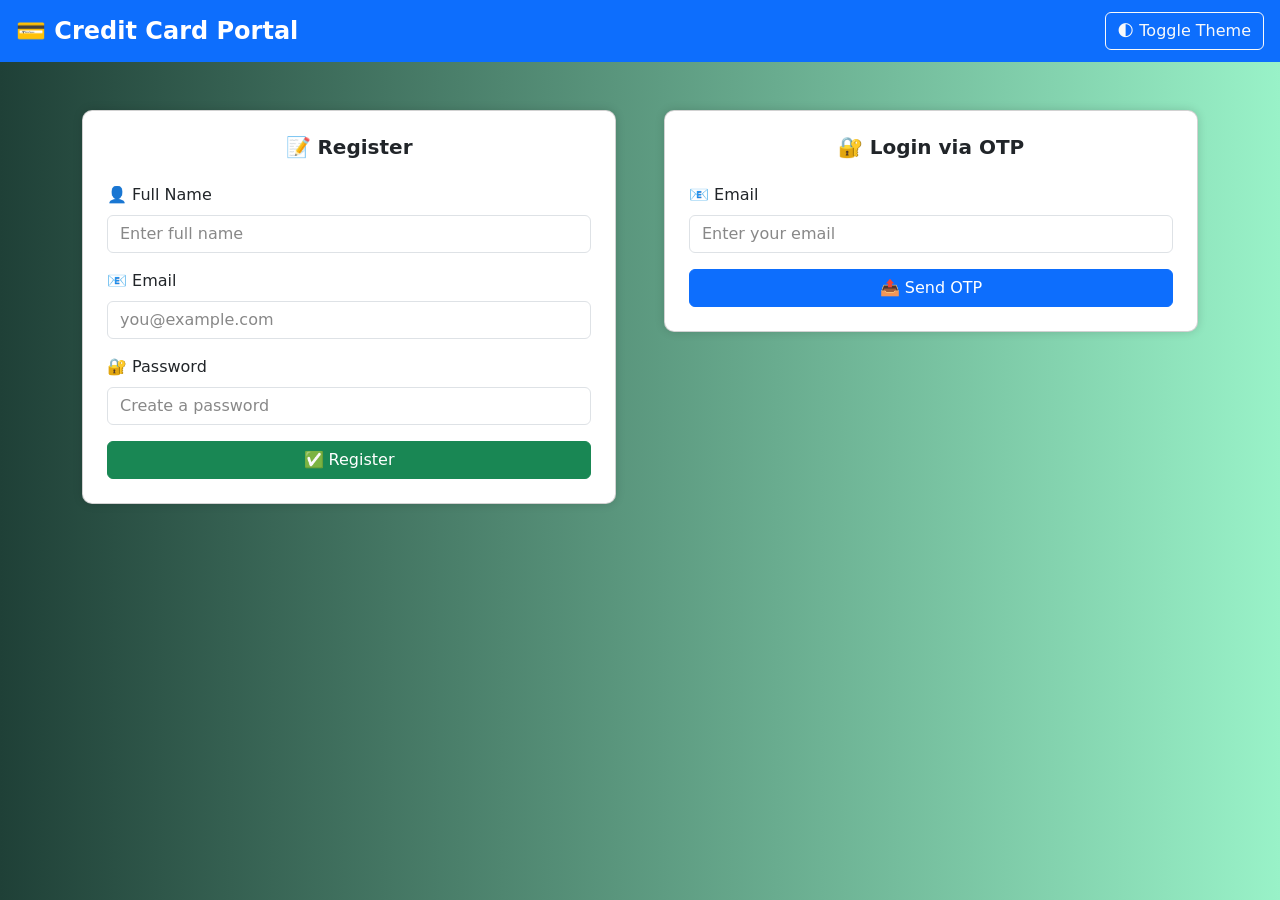
<file: credit-card-processing/index.html>
<!DOCTYPE html>
<html lang="en">
<head>
  <meta charset="UTF-8" />
  <title>💳 Credit Card Login/Register</title>
  <meta name="viewport" content="width=device-width, initial-scale=1" />
  <link href="https://cdn.jsdelivr.net/npm/bootstrap@5.3.0/dist/css/bootstrap.min.css" rel="stylesheet" />
  <link rel="stylesheet" href="css/style.css" id="theme-style" />
  <script src="js/theme-toggle.js" defer></script>

  <style>
    body {
      background: linear-gradient(to right, #1f4037, #99f2c8);
      min-height: 100vh;
    }

    .card {
      border-radius: 10px;
      box-shadow: 0 0 10px rgba(0,0,0,0.15);
    }

    .form-control::placeholder {
      color: #888;
    }

    h5 {
      font-weight: bold;
    }

    .navbar-brand {
      font-size: 1.5rem;
      font-weight: bold;
    }
  </style>
</head>
<body class="bg-light text-dark">

  <!-- Navbar -->
  <nav class="navbar navbar-dark bg-primary px-3">
    <span class="navbar-brand">💳 Credit Card Portal</span>
    <button onclick="toggleTheme()" class="btn btn-outline-light">🌓 Toggle Theme</button>
  </nav>

  <!-- Content -->
  <div class="container py-5">
    <div class="row g-5 justify-content-center">

      <!-- Register Form -->
      <div class="col-md-6" id="register-form">
        <div class="card p-4 bg-white">
          <h5 class="mb-4 text-center">📝 Register</h5>
          <form action="php/register.php" method="POST">
            <div class="mb-3">
              <label class="form-label">👤 Full Name</label>
              <input type="text" class="form-control" name="name" placeholder="Enter full name" required />
            </div>
            <div class="mb-3">
              <label class="form-label">📧 Email</label>
              <input type="email" class="form-control" name="email" placeholder="you@example.com" required />
            </div>
            <div class="mb-3">
              <label class="form-label">🔐 Password</label>
              <input type="password" class="form-control" name="password" placeholder="Create a password" required />
            </div>
            <button type="submit" class="btn btn-success w-100">✅ Register</button>
          </form>
        </div>
      </div>

      <!-- Login Form -->
      <div class="col-md-6" id="login-form">
        <div class="card p-4 bg-white">
          <h5 class="mb-4 text-center">🔐 Login via OTP</h5>
          <form action="php/send_otp.php" method="POST">
            <div class="mb-3">
              <label class="form-label">📧 Email</label>
              <input type="email" class="form-control" name="email" placeholder="Enter your email" required />
            </div>
            <button type="submit" class="btn btn-primary w-100">📤 Send OTP</button>
          </form>
        </div>
      </div>

    </div>
  </div>

  <!-- Toggle Register/Login Display -->
  <script>
    document.addEventListener("DOMContentLoaded", function () {
      const params = new URLSearchParams(window.location.search);
      const showLogin = params.get("login");

      const registerForm = document.getElementById("register-form");
      const loginForm = document.getElementById("login-form");

      if (showLogin === "true") {
        registerForm.style.display = "none";
        loginForm.style.display = "block";
        loginForm.scrollIntoView({ behavior: "smooth" });
      } else {
        // Optional: ensure both are visible by default
        registerForm.style.display = "block";
        loginForm.style.display = "block";
      }
    });
  </script>

</body>
</html>
</file>
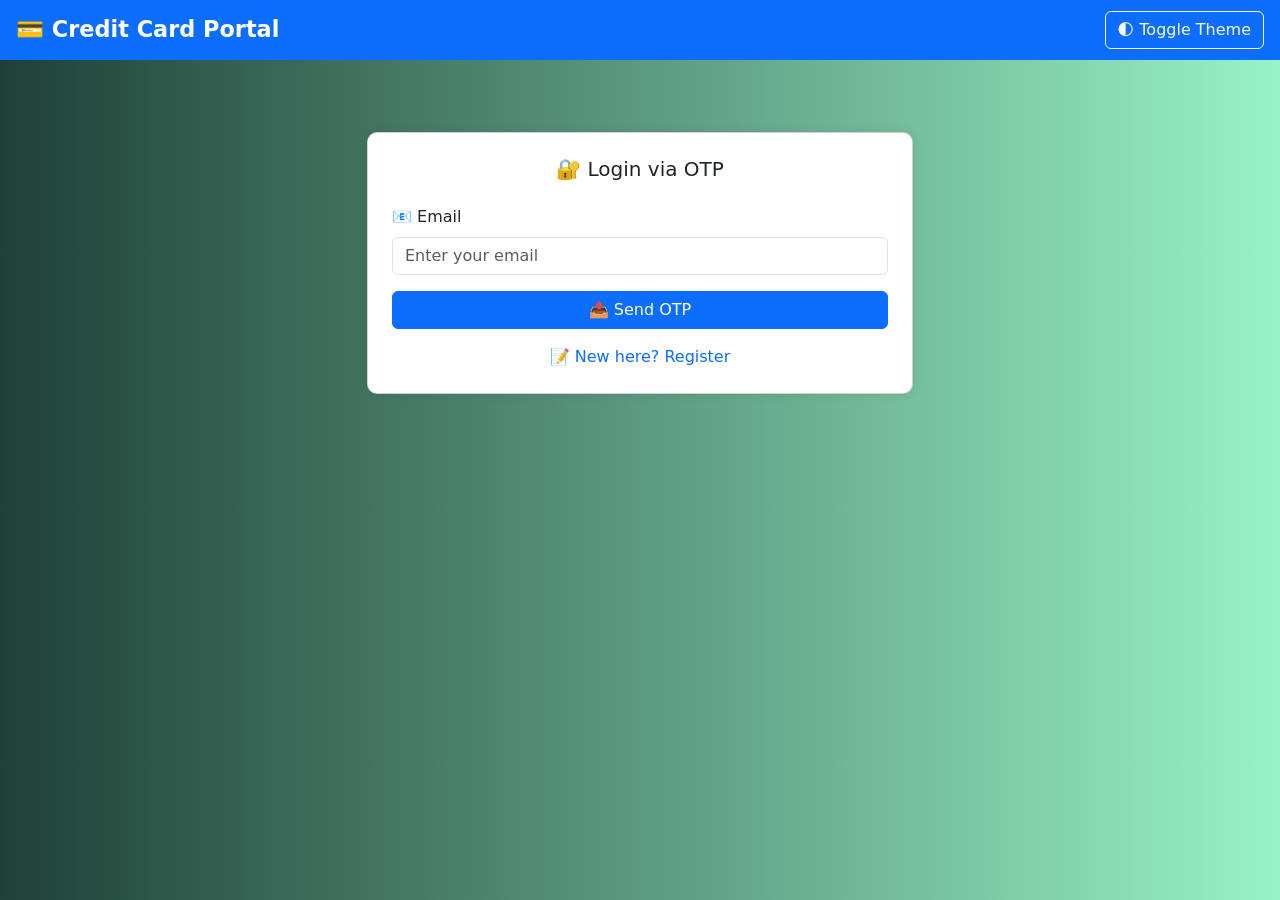
<file: credit-card-processing/login.html>
<!DOCTYPE html>
<html lang="en">
<head>
  <meta charset="UTF-8" />
  <title>🔐 Login via OTP</title>
  <meta name="viewport" content="width=device-width, initial-scale=1" />
  <link href="https://cdn.jsdelivr.net/npm/bootstrap@5.3.0/dist/css/bootstrap.min.css" rel="stylesheet" />
  <link rel="stylesheet" href="css/style.css" />
  <script src="js/theme-toggle.js" defer></script>

  <style>
    body {
      background: linear-gradient(to right, #1f4037, #99f2c8);
      min-height: 100vh;
    }
    .card {
      border-radius: 10px;
      box-shadow: 0 0 10px rgba(0, 0, 0, 0.1);
    }
    .navbar-brand {
      font-weight: bold;
      font-size: 1.4rem;
    }
  </style>
</head>
<body class="text-dark">

<!-- Navbar -->
<nav class="navbar navbar-dark bg-primary px-3">
  <span class="navbar-brand">💳 Credit Card Portal</span>
  <button onclick="toggleTheme()" class="btn btn-outline-light">🌓 Toggle Theme</button>
</nav>

<!-- Alert Message -->
<div class="container mt-4" id="alertBox"></div>

<!-- Login Form -->
<div class="container py-5">
  <div class="row justify-content-center">
    <div class="col-md-6">
      <div class="card p-4 bg-white">
        <h5 class="mb-4 text-center">🔐 Login via OTP</h5>
        <form action="php/send_otp.php" method="POST">
          <div class="mb-3">
            <label class="form-label">📧 Email</label>
            <input type="email" class="form-control" name="email" placeholder="Enter your email" required />
          </div>
          <button type="submit" class="btn btn-primary w-100">📤 Send OTP</button>
        </form>
        <div class="text-center mt-3">
          <a href="register.html" class="text-decoration-none">📝 New here? Register</a>
        </div>
      </div>
    </div>
  </div>
</div>

<script>
  const params = new URLSearchParams(window.location.search);
  const alertBox = document.getElementById("alertBox");

  if (params.get("registered") === "success") {
    alertBox.innerHTML = `
      <div class="alert alert-success alert-dismissible fade show" role="alert">
        ✅ Registration successful! Please log in.
        <button type="button" class="btn-close" data-bs-dismiss="alert" aria-label="Close"></button>
      </div>`;
  } else if (params.get("error") === "exists") {
    alertBox.innerHTML = `
      <div class="alert alert-warning alert-dismissible fade show" role="alert">
        ⚠️ Email already registered. Please login.
        <button type="button" class="btn-close" data-bs-dismiss="alert" aria-label="Close"></button>
      </div>`;
  } else if (params.get("error") === "failed") {
    alertBox.innerHTML = `
      <div class="alert alert-danger alert-dismissible fade show" role="alert">
        ❌ Registration failed. Please try again.
        <button type="button" class="btn-close" data-bs-dismiss="alert" aria-label="Close"></button>
      </div>`;
  }
</script>

<script src="https://cdn.jsdelivr.net/npm/bootstrap@5.3.0/dist/js/bootstrap.bundle.min.js"></script>
</body>
</html>
</file>
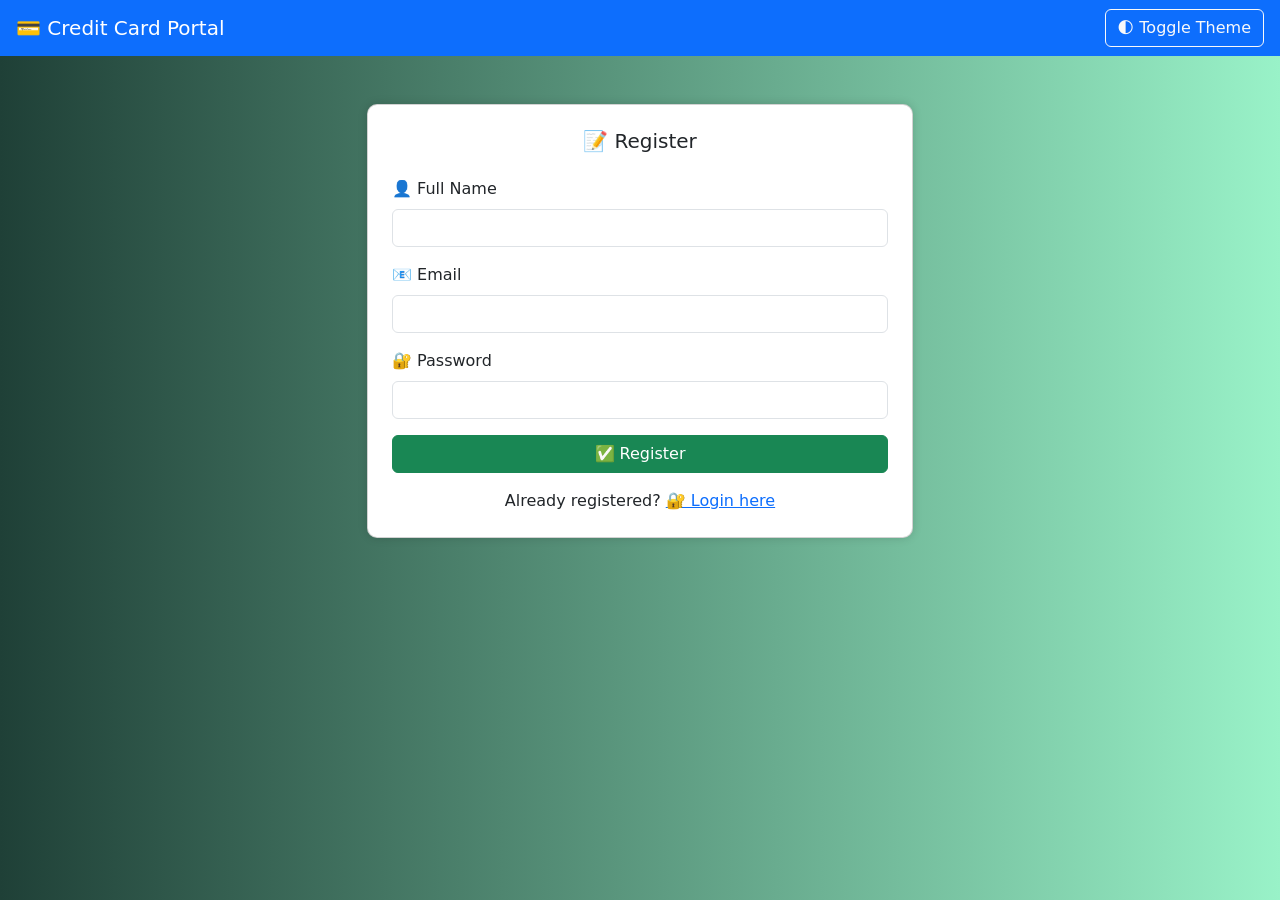
<file: credit-card-processing/register.html>
<!DOCTYPE html>
<html lang="en">
<head>
  <meta charset="UTF-8" />
  <title>📝 Register - Credit Card Portal</title>
  <meta name="viewport" content="width=device-width, initial-scale=1" />
  <link href="https://cdn.jsdelivr.net/npm/bootstrap@5.3.0/dist/css/bootstrap.min.css" rel="stylesheet" />
  <link rel="stylesheet" href="css/style.css" id="theme-style" />
  <script src="js/theme-toggle.js" defer></script>
  <style>
    body {
      background: linear-gradient(to right, #1f4037, #99f2c8);
      min-height: 100vh;
    }
    .card {
      border-radius: 10px;
      box-shadow: 0 0 10px rgba(0,0,0,0.15);
    }
  </style>
</head>
<body class="bg-light text-dark">

<nav class="navbar navbar-dark bg-primary px-3">
  <span class="navbar-brand">💳 Credit Card Portal</span>
  <button onclick="toggleTheme()" class="btn btn-outline-light">🌓 Toggle Theme</button>
</nav>

<div class="container py-5">
  <div class="row justify-content-center">
    <div class="col-md-6">
      <div class="card p-4 bg-white">
        <h5 class="mb-4 text-center">📝 Register</h5>
        <form action="php/register.php" method="POST">
          <div class="mb-3">
            <label class="form-label">👤 Full Name</label>
            <input type="text" class="form-control" name="name" required />
          </div>
          <div class="mb-3">
            <label class="form-label">📧 Email</label>
            <input type="email" class="form-control" name="email" required />
          </div>
          <div class="mb-3">
            <label class="form-label">🔐 Password</label>
            <input type="password" class="form-control" name="password" required />
          </div>
          <button type="submit" class="btn btn-success w-100">✅ Register</button>
        </form>
        <div class="text-center mt-3">
          Already registered? <a href="login.html">🔐 Login here</a>
        </div>
      </div>
    </div>
  </div>
</div>

</body>
</html>
</file>
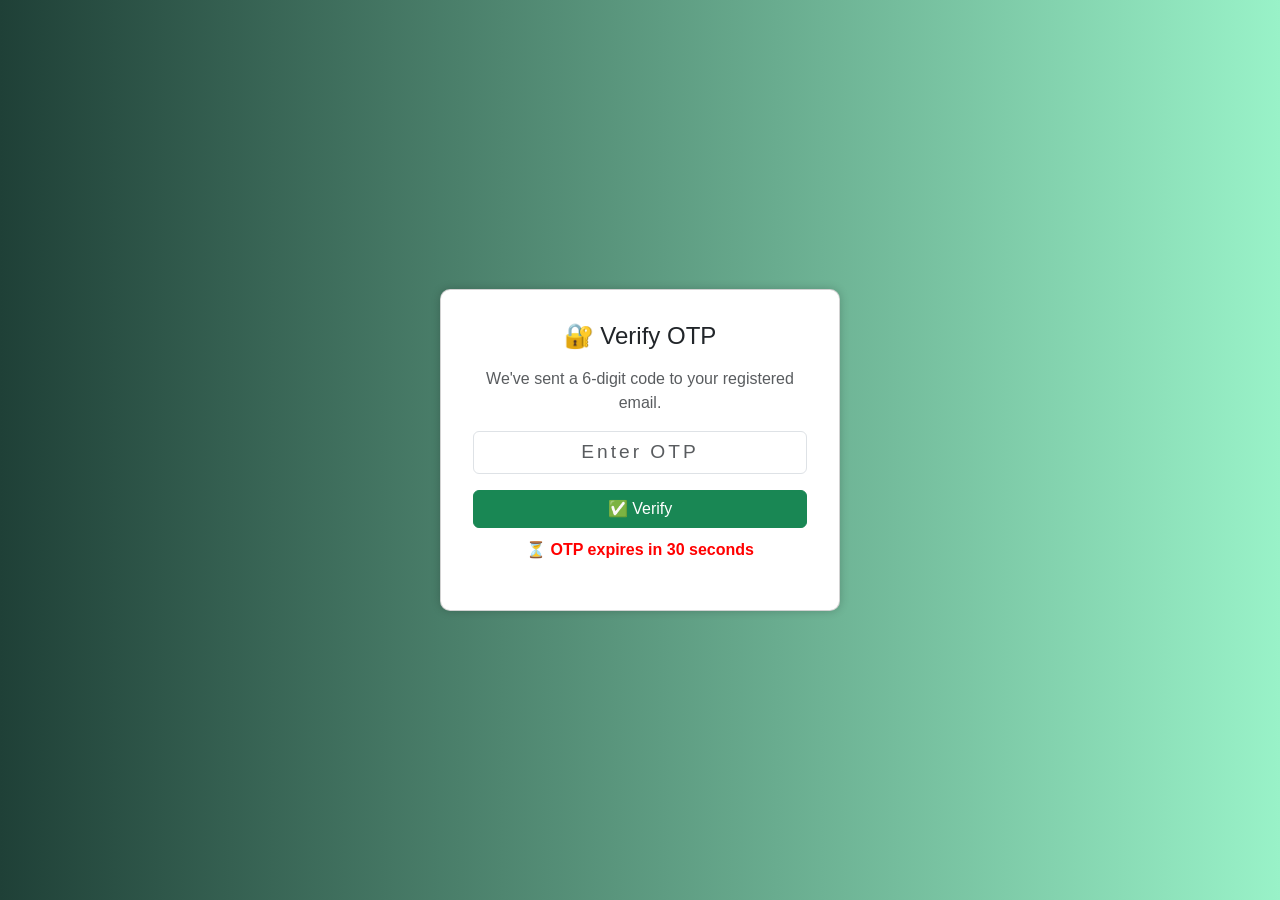
<file: credit-card-processing/verify_otp.html>
<!DOCTYPE html>
<html lang="en">
<head>
  <meta charset="UTF-8" />
  <title>🔐 Enter OTP</title>
  <meta name="viewport" content="width=device-width, initial-scale=1" />
  <link href="https://cdn.jsdelivr.net/npm/bootstrap@5.3.0/dist/css/bootstrap.min.css" rel="stylesheet" />
  <style>
    body {
      background: linear-gradient(to right, #1f4037, #99f2c8);
      min-height: 100vh;
      display: flex;
      justify-content: center;
      align-items: center;
      font-family: 'Segoe UI', sans-serif;
    }
    .card {
      padding: 2rem;
      border-radius: 10px;
      box-shadow: 0 0 10px rgba(0,0,0,0.2);
      background: #fff;
      max-width: 400px;
      width: 100%;
      text-align: center;
    }
    #countdown {
      color: red;
      font-weight: bold;
      margin-top: 10px;
    }
    #resendBtn {
      margin-top: 10px;
      display: none;
    }
    .form-control {
      text-align: center;
      font-size: 1.2rem;
      letter-spacing: 3px;
    }
  </style>
</head>
<body>

<div class="card">
  <h4 class="mb-3">🔐 Verify OTP</h4>
  <p class="text-muted">We've sent a 6-digit code to your registered email.</p>
  
  <!-- OTP Submit Form -->
  <form action="php/verify_otp.php" method="POST">
    <input type="text" name="otp" maxlength="6" pattern="\d{6}" class="form-control mb-3" placeholder="Enter OTP" required />
    <button type="submit" class="btn btn-success w-100">✅ Verify</button>
  </form>

  <p id="countdown">⏳ OTP expires in 30 seconds</p>

  <!-- Resend Button -->
  <form id="resendForm" method="POST" action="php/send_otp.php">
    <input type="hidden" name="resend" value="1" />
    <button type="submit" class="btn btn-warning w-100" id="resendBtn">🔄 Resend OTP</button>
  </form>
</div>

<script>
  let seconds = 30;
  const countdownEl = document.getElementById("countdown");
  const resendBtn = document.getElementById("resendBtn");

  const timer = setInterval(() => {
    countdownEl.textContent = `⏳ OTP expires in ${seconds} seconds`;
    if (seconds === 0) {
      clearInterval(timer);
      countdownEl.innerHTML = "❌ OTP expired.";
      resendBtn.style.display = "block";
    }
    seconds--;
  }, 1000);
</script>

</body>
</html>
</file>
<file: credit-card-processing/css/style.css>
/* Light Theme CSS */
body { background: #f8f9fa; }
</file>
